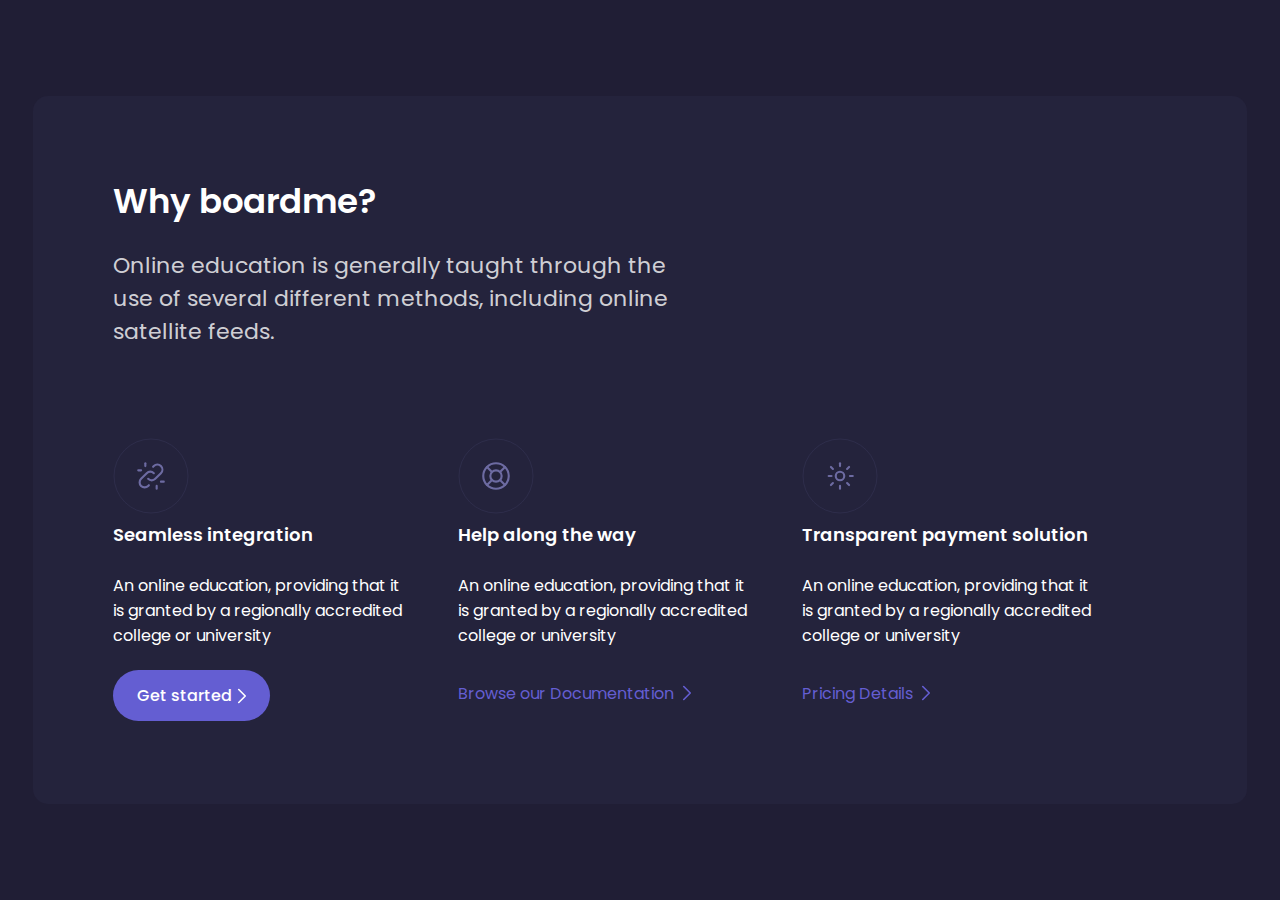
<file: 2/index.html>
<!DOCTYPE html>
<html lang="en">
<head>
    <meta charset="UTF-8">
    <meta name="viewport" content="width=device-width, initial-scale=1.0">
    <title>Daily UI | 2</title>
    <link rel="stylesheet" href="style.css">
</head>
<body>
    <main class="main">
        <div class="container">
            <div class="header-text">
                <p>Why boardme?</p>
                <span class="introduction">
                    Online education is generally taught through the<br>use of several different methods, including online<br>satellite feeds.
                </span>
                <div class="section">
                    <div class="box">
                        <svg width="76" height="76" viewBox="0 0 76 76" fill="none" xmlns="http://www.w3.org/2000/svg">
                            <circle cx="38" cy="38" r="37" stroke="#6D6BA2" stroke-opacity="0.13998"/>
                            <path d="M35.1667 40.8333C36.0993 41.7852 37.3757 42.3216 38.7083 42.3216C40.0409 42.3216 41.3174 41.7852 42.25 40.8333L47.9167 35.1667C49.8727 33.2107 49.8727 30.0393 47.9167 28.0833C45.9606 26.1273 42.7893 26.1273 40.8333 28.0833L40.125 28.7917" stroke="#6D6BA2" stroke-width="2.125" stroke-linecap="round" stroke-linejoin="round"/>
                            <path d="M40.8333 35.1667C39.9007 34.2148 38.6242 33.6784 37.2917 33.6784C35.9591 33.6784 34.6826 34.2148 33.75 35.1667L28.0833 40.8333C26.1273 42.7893 26.1273 45.9607 28.0833 47.9167C30.0393 49.8727 33.2107 49.8727 35.1667 47.9167L35.875 47.2083" stroke="#6D6BA2" stroke-width="2.125" stroke-linecap="round" stroke-linejoin="round"/>
                            <path d="M43.6667 50.75V47.9167" stroke="#6D6BA2" stroke-width="2.125" stroke-linecap="round" stroke-linejoin="round"/>
                            <path d="M47.9167 43.6667H50.75" stroke="#6D6BA2" stroke-width="2.125" stroke-linecap="round" stroke-linejoin="round"/>
                            <path d="M25.25 32.3333H28.0833" stroke="#6D6BA2" stroke-width="2.125" stroke-linecap="round" stroke-linejoin="round"/>
                            <path d="M32.3333 25.25V28.0833" stroke="#6D6BA2" stroke-width="2.125" stroke-linecap="round" stroke-linejoin="round"/>
                        </svg>
                        <span class="title">
                            Seamless integration
                        </span>
                        <span class="description">
                            An online education, providing that it is granted by a regionally accredited college or university
                        </span>
                        <button type="button" class="first-btn"> 
                            Get started
                            <svg width="10" height="16" viewBox="0 0 10 16" fill="none" xmlns="http://www.w3.org/2000/svg">
                            <path d="M1.75 1.5L8.25 8L1.75 14.5" stroke="white" stroke-width="1.625" stroke-linecap="round" stroke-linejoin="round"/>
                            </svg>
                        </button>
                    </div>
                    <div class="box">
                        <svg width="76" height="76" viewBox="0 0 76 76" fill="none" xmlns="http://www.w3.org/2000/svg">
                            <circle cx="38" cy="38" r="5.66667" stroke="#6D6BA2" stroke-width="2.125" stroke-linecap="round" stroke-linejoin="round"/>
                            <circle cx="38" cy="38" r="12.75" stroke="#6D6BA2" stroke-width="2.125" stroke-linecap="round" stroke-linejoin="round"/>
                            <path d="M42.25 42.25L46.9958 46.9958" stroke="#6D6BA2" stroke-width="2.125" stroke-linecap="round" stroke-linejoin="round"/>
                            <path d="M33.75 42.25L29.0042 46.9958" stroke="#6D6BA2" stroke-width="2.125" stroke-linecap="round" stroke-linejoin="round"/>
                            <path d="M29.0042 29.0042L33.75 33.75" stroke="#6D6BA2" stroke-width="2.125" stroke-linecap="round" stroke-linejoin="round"/>
                            <path d="M46.9958 29.0042L42.25 33.75" stroke="#6D6BA2" stroke-width="2.125" stroke-linecap="round" stroke-linejoin="round"/>
                            <circle cx="38" cy="38" r="37" stroke="#6D6BA2" stroke-opacity="0.13998"/>
                        </svg>                            
                        <span class="title">
                            Help along the way
                        </span>
                        <span class="description">
                            An online education, providing that it is granted by a regionally accredited college or university
                        </span>
                        <span class="more">
                            Browse our Documentation 
                            <svg width="26" height="26" viewBox="0 0 26 26" fill="none" xmlns="http://www.w3.org/2000/svg">
                                <path d="M9.75 6.5L16.25 13L9.75 19.5" stroke="#645ED2" stroke-width="1.625" stroke-linecap="round" stroke-linejoin="round"/>
                            </svg>                            
                        </span>
                    </div>
                    <div class="box">
                        <svg width="76" height="76" viewBox="0 0 76 76" fill="none" xmlns="http://www.w3.org/2000/svg">
                            <circle cx="38" cy="38" r="37" stroke="#6D6BA2" stroke-opacity="0.13998"/>
                            <circle cx="38" cy="38" r="4.25" stroke="#6D6BA2" stroke-width="2.125" stroke-linecap="round" stroke-linejoin="round"/>
                            <path d="M38 28.0833V25.25" stroke="#6D6BA2" stroke-width="2.125" stroke-linecap="round" stroke-linejoin="round"/>
                            <path d="M45.0834 30.9167L47.0667 28.9333" stroke="#6D6BA2" stroke-width="2.125" stroke-linecap="round" stroke-linejoin="round"/>
                            <path d="M47.9166 38H50.75" stroke="#6D6BA2" stroke-width="2.125" stroke-linecap="round" stroke-linejoin="round"/>
                            <path d="M45.0834 45.0833L47.0667 47.0667" stroke="#6D6BA2" stroke-width="2.125" stroke-linecap="round" stroke-linejoin="round"/>
                            <path d="M38 47.9167V50.75" stroke="#6D6BA2" stroke-width="2.125" stroke-linecap="round" stroke-linejoin="round"/>
                            <path d="M30.9167 45.0833L28.9333 47.0667" stroke="#6D6BA2" stroke-width="2.125" stroke-linecap="round" stroke-linejoin="round"/>
                            <path d="M29.5 38H26.6666" stroke="#6D6BA2" stroke-width="2.125" stroke-linecap="round" stroke-linejoin="round"/>
                            <path d="M30.9167 30.9167L28.9333 28.9333" stroke="#6D6BA2" stroke-width="2.125" stroke-linecap="round" stroke-linejoin="round"/>
                        </svg>                               
                        <span class="title">
                            Transparent payment solution
                        </span>
                        <span class="description">
                            An online education, providing that it is granted by a regionally accredited college or university
                        </span>
                        <span class="more">
                            Pricing Details 
                            <svg width="26" height="26" viewBox="0 0 26 26" fill="none" xmlns="http://www.w3.org/2000/svg">
                                <path d="M9.75 6.5L16.25 13L9.75 19.5" stroke="#645ED2" stroke-width="1.625" stroke-linecap="round" stroke-linejoin="round"/>
                            </svg>    
                        </span>
                    </div>
                </div>
            </div>
        </div>
    </main>
</body>
</html>
</file>
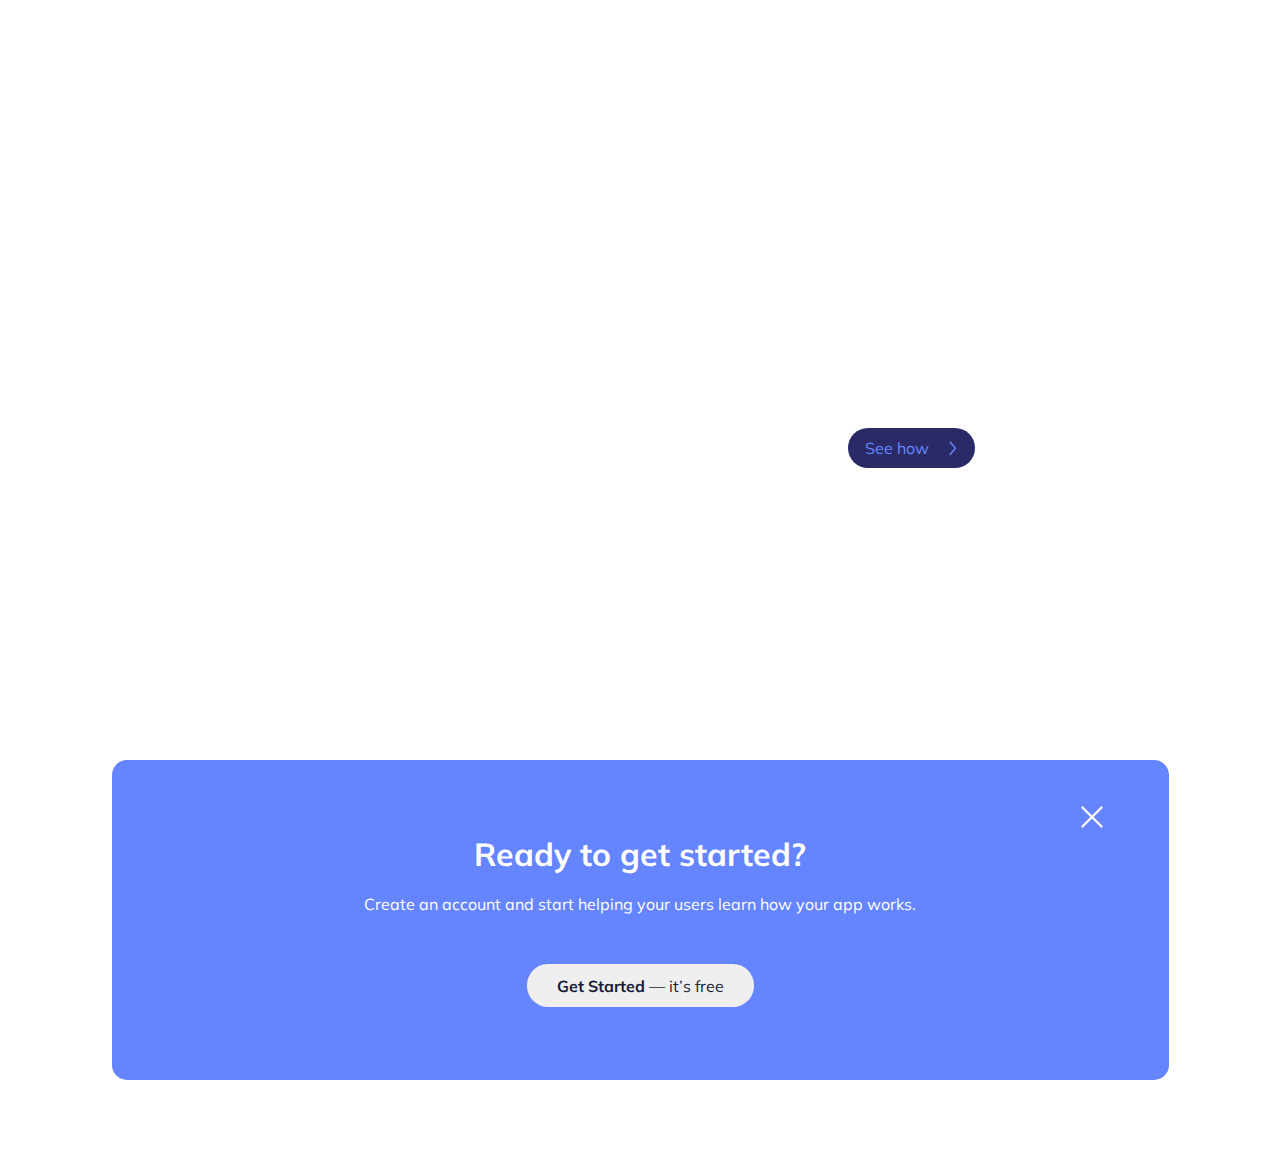
<file: 3/index.html>
<!DOCTYPE html>
<html lang="en">
<head>
    <meta charset="UTF-8">
    <meta name="viewport" content="width=device-width, initial-scale=1.0">
    <title>Daily UI | 3</title>
    <link rel="stylesheet" href="style.css">
</head>
<body>
    <main class="main">
        <div class="container">
            <p class="title">
                Other key<br>features
            </p>

            <div class="span-desc">
                <div class="items">
                    <div class="box">
                        <p class="caption">
                            Live preview
                        </p>
                        <span class="desc">
                            Preview the onboarding flows you create on your website or local environment.
                        </span>
                    </div>
                    <div class="box scnd">
                        <p class="caption">
                            Element inspection
                        </p>
                        <span class="desc">
                            Live preview provides a tool where you can easily select your element to apply the guides.                        </span>
                    </div>
                    <div class="box">
                        <p class="caption">
                            Control flow display
                        </p>
                        <span class="desc">
                            Full control over how, where and when you want your flows to be displayed for your users.
                        </span>
                        <button type="button" class="btn">
                            See how
                            <svg width="8" class="arrow" height="15" viewBox="0 0 8 15" fill="none" xmlns="http://www.w3.org/2000/svg">
                            <path d="M1.28809 1.35486L6.37283 7.35486L1.28809 13.3549" stroke="#6585FF" stroke-width="1.5" stroke-linecap="round" stroke-linejoin="round"/>
                            </svg>

                            </button>
                    </div>
                    <div class="box">
                        <p class="caption">
                            Help along the way
                        </p>
                        <span class="desc">
                            If you're stuck working in boardme, we've got you covered. We are helping with videos and tips.
                        </span>
                    </div>
                    <div class="box">
                        <p class="caption">
                            Active bug reporting
                        </p>
                        <span class="desc">
                            Find something not working as expected? Report the issue within a few clicks.
                        </span>
                    </div>
                    <div class="box">
                        <p class="caption">
                            Detailed documentation
                        </p>
                        <span class="desc">
                            Live preview provides a tool where you can easily select your element to apply the guides.
                        </span>
                    </div>
                </div>
            </div>    
        </div>        
    </main>
    <div class="ready">
        <div class="container-2">
            <h1>Ready to get started?</h1>
            <p>Create an account and start helping your users learn how your app works.</p>
            <button type="button" class="btn-2"> <span>Get Started</span> — it’s free</button>
            <div class="close">
                <svg class="svg" width="38" height="38" viewBox="0 0 28 28" fill="white" xmlns="http://www.w3.org/2000/svg">
                    <path d="M21 7L7 21" stroke="white" stroke-width="1.75" stroke-linecap="round" stroke-linejoin="round"/>
                    <path d="M7 7L21 21" stroke="white" stroke-width="1.75" stroke-linecap="round" stroke-linejoin="round"/>
                </svg>
            </div>
        </div>
    </div>
    <script>
        function fadeOut(){
            let timeDiv = document.querySelector('.ready');          

            let touch = setTimeout(function(){
                timeDiv.classList.add('hide');
            }, 200);
        }

        document.querySelector('.close').addEventListener('click', fadeOut);

    </script>
</body>
</html>
</file>
<file: 2/style.css>
@import url('https://fonts.googleapis.com/css2?family=Poppins:wght@400;500;600&display=swap');
*, ::after, ::before {
    box-sizing: border-box;
}
* {
    padding: 0;
    margin: 0;
    list-style: none;
    border: none;
    text-decoration: none;
    box-sizing: border-box;
    -webkit-overflow-scrolling: touch;
    font-family: 'Poppins', sans-serif;
}
  *:focus {
    outline: 0;
}
body{
    background: #201E35;
    display: flex;
    justify-content: center;
    align-items: center;
    min-height: 100vh;
}
.container{
    background-color: #24233c;
    width: 1214px;
    height: 708px;
    display: flex;
    flex-direction: column;
    padding: 80px;
    border-radius: 15px;
}
.header-text p{
    font-weight: 600;
    color: white;
    font-size: 34px;
    margin-bottom: 22px;
}
.header-text .introduction{
    font-size: 22px;
    color: rgba(255, 255, 255, 0.8);
    font-weight: 400;
}
.section{
    margin-top: 90px;
    display: flex;
    width: 1034px;
}
.box{
    width: calc(100%/3);
}
.title, .description{
    display: block;
    color: white;
}
.title{
    font-size: 18px;
    font-weight: 600;
}
.description{
    width: 291px;
    height: 72px;
    margin: 25px 0;
    font-size: 16px;
}
.first-btn{
    display: flex;
    align-items: center;
    justify-content: center;
    background: #645ED2;
    border-radius: 26px;
    width: 157px;
    height: 51px;
    color: white;
    font-size: 16px;
    font-weight: 500;
    cursor: pointer;
}
.first-btn svg{
    margin-left: 5px;
}
.first-btn:hover{
    background: linear-gradient(to left, #6D6BA2,#645ED2);
}
.more{
    color: #645ED2;
    display: flex;
    justify-content: flex-start;
    align-items: center;
    margin-top: 35px;
    cursor: pointer;
}
.more:hover{
    background: linear-gradient(to right, #645ED2,white);
    -webkit-background-clip: text;
}
</file>
<file: 3/style.css>
@import url('https://fonts.googleapis.com/css2?family=Mulish:wght@400;700;800&display=swap');
* {
    padding: 0;
    margin: 0;
    list-style: none;
    border: none;
    text-decoration: none;
    box-sizing: border-box;
    -webkit-overflow-scrolling: touch;
    font-family: 'Mulish', sans-serif;
}
  *:focus {
    outline: 0;
}

body{
    background: url("https://cdn.discordapp.com/attachments/715325752639488012/783813395521470524/bg.png");
    font-family: 'Mulish', sans-serif;
    background-repeat: no-repeat;
    background-size: cover;
}
.main{
    color: white;
}
.container{
    padding-top: 80px;
    padding-left: 287px;
    display: flex;
    margin-bottom: 30px;
}
.title{
    padding-right: 250px;
    font-weight: 900;
    font-size: 36px;
}
.items{
    display: flex;
    flex-wrap: wrap;
    width: 650px;
    height: 650px;
    margin-left: 25%;
}
.box{
    width: 269px;

}
.scnd ~ .box{
    margin-top: 50px;
}
.box:nth-child(even){
    margin-left: 90px;
}
.caption{
    font-weight: 700;
    font-size: 20px;
    margin-bottom: 30px;
}
.desc{
    font-size: 16px;
    width: 10px;
}
.btn{
    margin-top: 20px;
    width: 127px;
    height: 40px;
    background: #2A2B66;
    border-radius: 20px;
    cursor: pointer;
    color: #6585FF;
    display: flex;
    justify-content: center;
    align-items: center;
    font-size: 16px;
}
.arrow{
    margin-left: 20px;
}
.btn:hover{
    background-color: white;
    transition: background-color 200ms linear;
}
.ready .container-2{
    margin: 0 auto;
    background: #6585FF;
    border-radius: 15px;
    width: 1057px;
    height: 320px;
    display: flex;
    flex-direction: column;
    justify-content: center;
    align-items: center;
    margin-bottom: 70px;
    position: relative;
}
.ready .container-2 h1{
    padding: 57px 206px;
    padding-bottom: 20px;
    color: white;
}
.ready .container-2 p{
    max-height: 50px;
    margin-bottom: 50px;
    color: white;
}
.ready .container-2 .btn-2{
    width: 227px;
    height: 43px;
    border-radius: 21px;
    margin-bottom: 56px;
    font-size: 16px;
    color: #1A1B38;
    cursor: pointer;

}
.ready .container-2 span{
    font-weight: 700;
}
.ready .container-2 .btn-2:hover{
    background-color: #2A2B66;
    color: white;
    transition: background-color 200ms linear;
}
.close{
    position: absolute;
    top: 38px;
    right: 58px;
    cursor: pointer;
}
.close:hover{
    border-radius: 100px;
    background-color:rgba(36, 53, 122, 0.5);
}
.hide {
    opacity: 0;
    transition: opacity 400ms;
}
</file>
